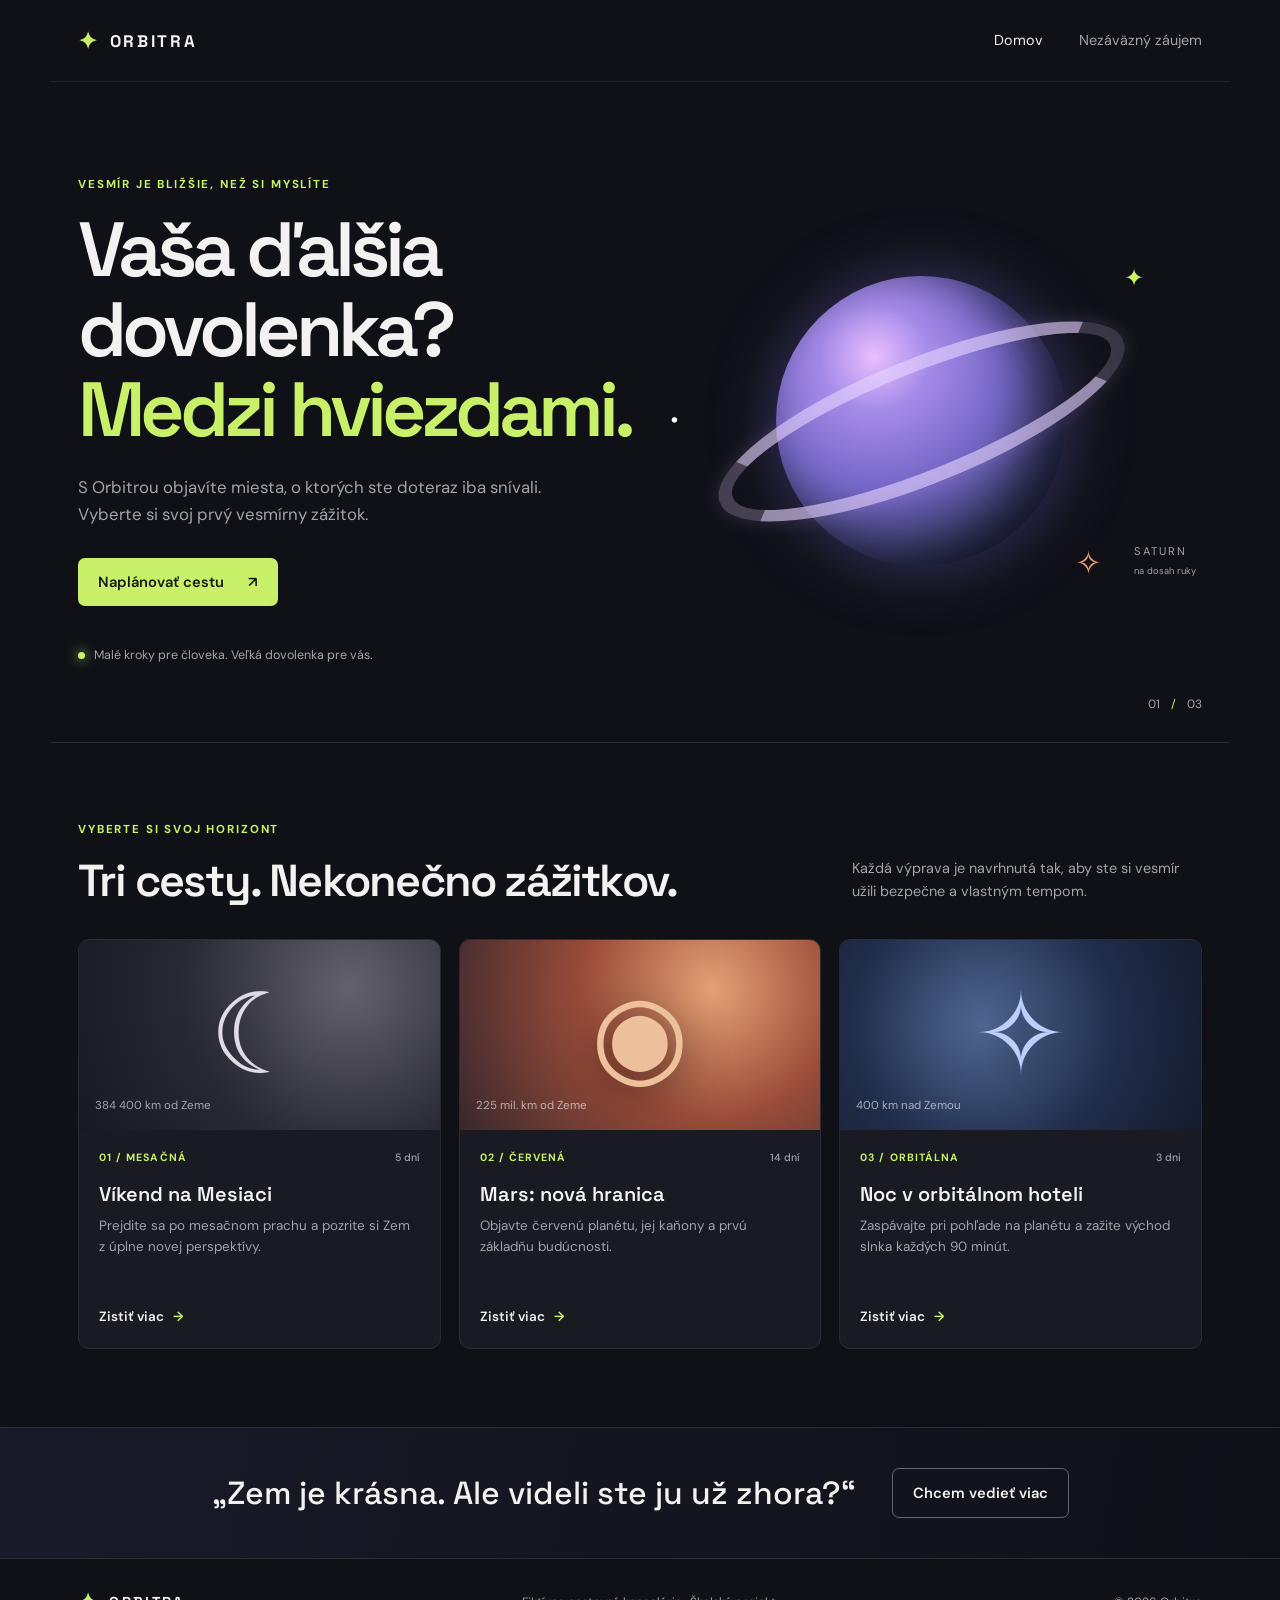
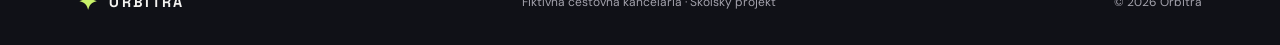
<file: index.html>
<!doctype html>
<html lang="sk">
<head>
  <meta charset="utf-8">
  <meta name="viewport" content="width=device-width, initial-scale=1">
  <meta name="description" content="Orbitra – fiktívna cestovná kancelária, ktorá vás vezme za hranice Zeme.">
  <title>Orbitra — Cesty za hranice Zeme</title>
  <link rel="stylesheet" href="styles.css">
  <script src="script.js" defer></script>
</head>
<body>
  <header class="site-header">
    <a class="brand" href="index.html" aria-label="Orbitra – úvodná stránka"><span class="brand-mark">✦</span> ORBITRA</a>
    <button class="menu-toggle" aria-expanded="false" aria-controls="main-nav">Menu</button>
    <nav id="main-nav" class="main-nav" aria-label="Hlavná navigácia">
      <a class="active" href="index.html">Domov</a>
      <a href="rezervacia.html">Nezáväzný záujem</a>
    </nav>
  </header>
  <main>
    <section class="hero">
      <div class="hero-copy">
        <p class="eyebrow">Vesmír je bližšie, než si myslíte</p>
        <h1>Vaša ďalšia dovolenka?<br><span>Medzi hviezdami.</span></h1>
        <p class="hero-text">S Orbitrou objavíte miesta, o ktorých ste doteraz iba snívali. Vyberte si svoj prvý vesmírny zážitok.</p>
        <a class="button button-primary" href="rezervacia.html">Naplánovať cestu <span aria-hidden="true">↗</span></a>
        <div class="hero-note"><span class="status-dot"></span> Malé kroky pre človeka. Veľká dovolenka pre vás.</div>
      </div>
      <div class="orbit-art" aria-label="Ilustrácia planéty Saturn a hviezd" role="img">
        <div class="star star-one">✦</div><div class="star star-two">·</div><div class="star star-three">✧</div>
        <div class="planet"><div class="planet-glow"></div><div class="planet-ring"></div><div class="planet-core"></div></div>
        <div class="orbit-label">SATURN<br><small>na dosah ruky</small></div>
      </div>
      <div class="hero-index">01 <span>/</span> 03</div>
    </section>

    <section class="section destinations" id="ponuka">
      <div class="section-heading"><div><p class="eyebrow">Vyberte si svoj horizont</p><h2>Tri cesty. Nekonečno zážitkov.</h2></div><p>Každá výprava je navrhnutá tak, aby ste si vesmír užili bezpečne a vlastným tempom.</p></div>
      <div class="trip-grid">
        <article class="trip-card"><div class="trip-visual moon"><span>☾</span><small>384 400 km od Zeme</small></div><div class="trip-info"><div class="trip-meta"><span>01 / MESAČNÁ</span><span>5 dní</span></div><h3>Víkend na Mesiaci</h3><p>Prejdite sa po mesačnom prachu a pozrite si Zem z úplne novej perspektívy.</p><a href="rezervacia.html" class="text-link">Zistiť viac <span>→</span></a></div></article>
        <article class="trip-card"><div class="trip-visual mars"><span>◉</span><small>225 mil. km od Zeme</small></div><div class="trip-info"><div class="trip-meta"><span>02 / ČERVENÁ</span><span>14 dní</span></div><h3>Mars: nová hranica</h3><p>Objavte červenú planétu, jej kaňony a prvú základňu budúcnosti.</p><a href="rezervacia.html" class="text-link">Zistiť viac <span>→</span></a></div></article>
        <article class="trip-card"><div class="trip-visual orbit"><span>✧</span><small>400 km nad Zemou</small></div><div class="trip-info"><div class="trip-meta"><span>03 / ORBITÁLNA</span><span>3 dni</span></div><h3>Noc v orbitálnom hoteli</h3><p>Zaspávajte pri pohľade na planétu a zažite východ slnka každých 90 minút.</p><a href="rezervacia.html" class="text-link">Zistiť viac <span>→</span></a></div></article>
      </div>
    </section>
    <section class="quote-band"><p>„Zem je krásna. Ale videli ste ju už zhora?“</p><a class="button button-outline" href="rezervacia.html">Chcem vedieť viac</a></section>
  </main>
  <footer class="site-footer"><a class="brand" href="index.html"><span class="brand-mark">✦</span> ORBITRA</a><p>Fiktívna cestovná kancelária · Školský projekt</p><p>© <span data-year></span> Orbitra</p></footer>
</body>
</html>
</file>
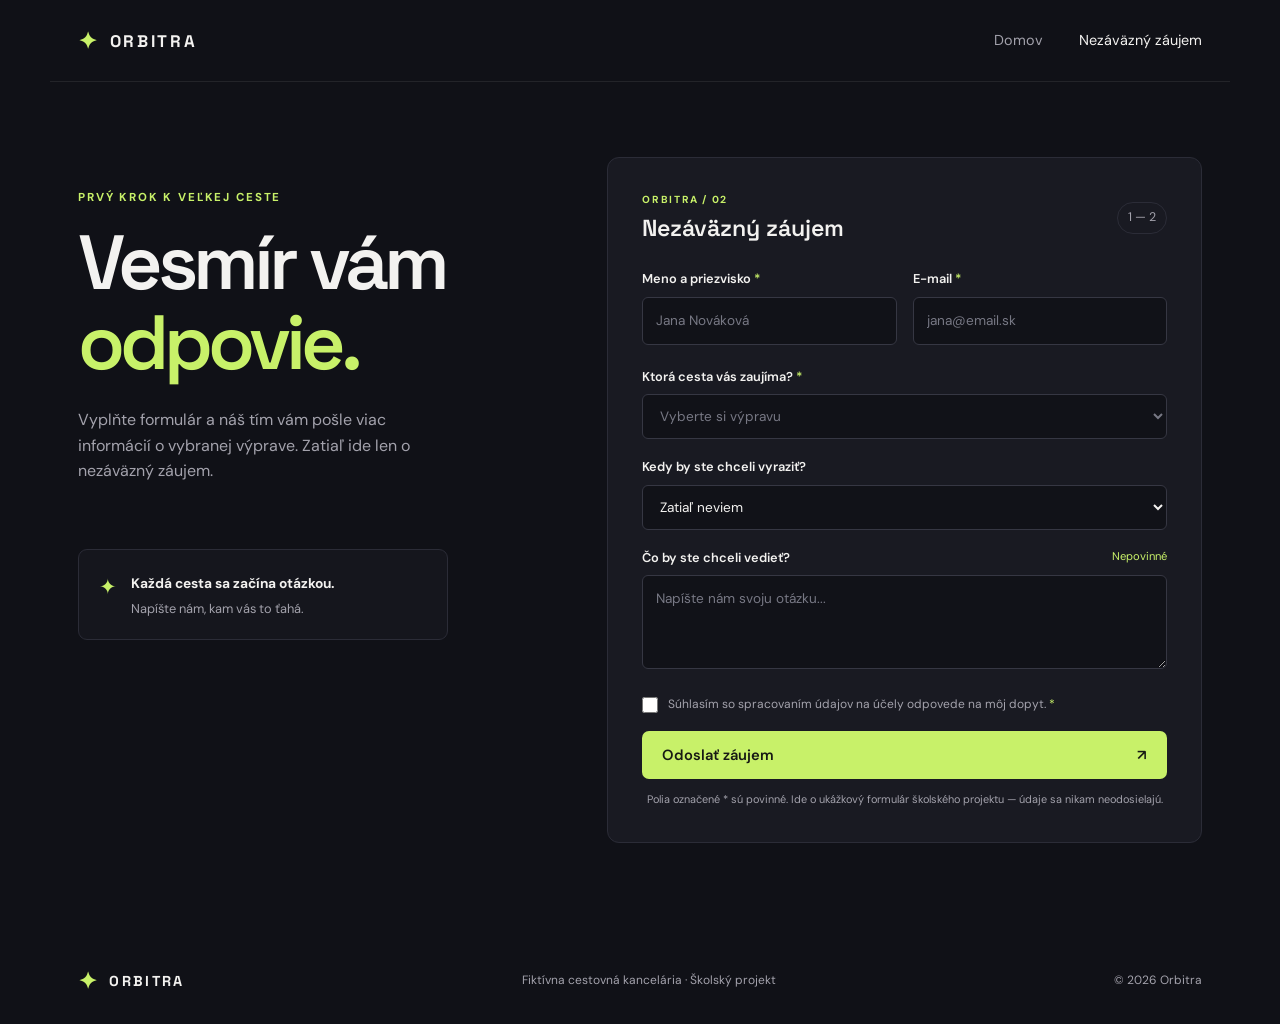
<file: rezervacia.html>
<!doctype html>
<html lang="sk">
<head>
  <meta charset="utf-8">
  <meta name="viewport" content="width=device-width, initial-scale=1">
  <meta name="description" content="Pošlite nezáväzný záujem o cestu do vesmíru s Orbitrou.">
  <title>Nezáväzný záujem — Orbitra</title>
  <link rel="stylesheet" href="styles.css">
  <script src="script.js" defer></script>
</head>
<body>
  <header class="site-header">
    <a class="brand" href="index.html" aria-label="Orbitra – úvodná stránka"><span class="brand-mark">✦</span> ORBITRA</a>
    <button class="menu-toggle" aria-expanded="false" aria-controls="main-nav">Menu</button>
    <nav id="main-nav" class="main-nav" aria-label="Hlavná navigácia"><a href="index.html">Domov</a><a class="active" href="rezervacia.html">Nezáväzný záujem</a></nav>
  </header>
  <main>
    <section class="form-hero"><div class="form-intro"><p class="eyebrow">Prvý krok k veľkej ceste</p><h1>Vesmír vám<br><span>odpovie.</span></h1><p>Vyplňte formulár a náš tím vám pošle viac informácií o vybranej výprave. Zatiaľ ide len o nezáväzný záujem.</p><div class="contact-card"><span class="contact-icon">✦</span><div><strong>Každá cesta sa začína otázkou.</strong><p>Napíšte nám, kam vás to ťahá.</p></div></div></div>
      <div class="form-panel"><div class="form-panel-head"><div><p class="eyebrow">Orbitra / 02</p><h2>Nezáväzný záujem</h2></div><span class="form-step">1 — 2</span></div>
        <form id="interest-form" novalidate>
          <div class="field-row"><div class="field"><label for="name">Meno a priezvisko <span>*</span></label><input id="name" name="name" autocomplete="name" required minlength="2" placeholder="Jana Nováková"><small class="field-error" id="name-error"></small></div>
          <div class="field"><label for="email">E-mail <span>*</span></label><input id="email" name="email" type="email" autocomplete="email" required placeholder="jana@email.sk"><small class="field-error" id="email-error"></small></div></div>
          <div class="field"><label for="trip">Ktorá cesta vás zaujíma? <span>*</span></label><select id="trip" name="trip" required><option value="">Vyberte si výpravu</option><option>Víkend na Mesiaci</option><option>Mars: nová hranica</option><option>Noc v orbitálnom hoteli</option><option>Ešte sa rozhodujem</option></select><small class="field-error" id="trip-error"></small></div>
          <div class="field"><label for="date">Kedy by ste chceli vyraziť?</label><select id="date" name="date"><option value="">Zatiaľ neviem</option><option>Do 2 rokov</option><option>O 2 až 5 rokov</option><option>Keď bude vesmírna dovolenka dostupná</option></select></div>
          <div class="field"><label for="message">Čo by ste chceli vedieť? <span class="optional">Nepovinné</span></label><textarea id="message" name="message" rows="3" placeholder="Napíšte nám svoju otázku..."></textarea></div>
          <label class="checkbox-field"><input id="consent" name="consent" type="checkbox" required><span>Súhlasím so spracovaním údajov na účely odpovede na môj dopyt. <span>*</span></span></label><small class="field-error" id="consent-error"></small>
          <button class="button button-primary submit-button" type="submit">Odoslať záujem <span aria-hidden="true">↗</span></button>
          <p class="form-footnote">Polia označené * sú povinné. Ide o ukážkový formulár školského projektu — údaje sa nikam neodosielajú.</p>
          <div class="success-message" id="success-message" role="status" aria-live="polite" hidden></div>
        </form>
      </div>
    </section>
  </main>
  <footer class="site-footer"><a class="brand" href="index.html"><span class="brand-mark">✦</span> ORBITRA</a><p>Fiktívna cestovná kancelária · Školský projekt</p><p>© <span data-year></span> Orbitra</p></footer>
</body>
</html>
</file>
<file: styles.css>
@import url('https://fonts.googleapis.com/css2?family=DM+Sans:wght@400;500;600;700&family=Space+Grotesk:wght@400;500;600;700&display=swap');
:root{--ink:#f3f2f0;--muted:#a3a2ac;--bg:#101117;--panel:#191a22;--line:#2b2c37;--accent:#c8f169;--purple:#8778ff;--orange:#f19b6b;--max:1180px}*{box-sizing:border-box}html{scroll-behavior:smooth}body{margin:0;background:var(--bg);color:var(--ink);font-family:'DM Sans',sans-serif;line-height:1.6}a{color:inherit;text-decoration:none}.site-header{height:82px;max-width:var(--max);margin:auto;padding:0 28px;display:flex;align-items:center;justify-content:space-between;border-bottom:1px solid rgba(255,255,255,.08)}.brand{font:700 1.05rem 'Space Grotesk',sans-serif;letter-spacing:.16em;display:inline-flex;gap:10px;align-items:center}.brand-mark{color:var(--accent);font-size:1.45rem}.main-nav{display:flex;gap:36px;color:var(--muted);font-size:.9rem}.main-nav a{transition:color .2s}.main-nav a:hover,.main-nav a.active{color:var(--ink)}.menu-toggle{display:none;background:none;border:1px solid var(--line);color:var(--ink);padding:8px 12px;border-radius:7px}.hero{max-width:var(--max);min-height:590px;margin:auto;padding:94px 28px 76px;position:relative;display:grid;grid-template-columns:1fr 1fr;align-items:center;overflow:hidden}.hero-copy{position:relative;z-index:1}.eyebrow{color:var(--accent);text-transform:uppercase;font-size:.72rem;font-weight:700;letter-spacing:.16em;margin:0 0 16px}.hero h1,.form-intro h1{font:600 clamp(2.8rem,6vw,5.2rem)/1.04 'Space Grotesk',sans-serif;letter-spacing:-.065em;margin:0 0 24px}.hero h1 span,.form-intro h1 span{color:var(--accent)}.hero-text{max-width:480px;color:var(--muted);font-size:1.05rem;margin:0 0 30px}.button{font:600 .92rem 'DM Sans',sans-serif;display:inline-flex;align-items:center;gap:24px;padding:14px 20px;border-radius:7px;transition:transform .2s,background .2s}.button:hover{transform:translateY(-2px)}.button-primary{background:var(--accent);color:#171914}.button-primary:hover{background:#d8ff83}.hero-note{margin-top:40px;color:var(--muted);font-size:.78rem;display:flex;align-items:center;gap:9px}.status-dot{width:7px;height:7px;background:var(--accent);border-radius:50%;box-shadow:0 0 12px var(--accent)}.orbit-art{height:420px;position:relative;display:grid;place-items:center}.planet{width:min(290px,63vw);height:min(290px,63vw);position:relative;display:grid;place-items:center}.planet-glow{position:absolute;inset:-40px;border-radius:50%;background:radial-gradient(circle,rgba(135,120,255,.24),transparent 68%)}.planet-core{width:100%;height:100%;border-radius:50%;background:radial-gradient(circle at 34% 28%,#e9bfff 0,#a58be9 19%,#7567c7 46%,#33395e 78%,#202338 100%);box-shadow:inset -24px -15px 50px rgba(8,9,18,.7),0 0 70px rgba(135,120,255,.25);z-index:1}.planet-ring{position:absolute;width:150%;height:43%;border:14px solid rgba(229,211,255,.62);border-left-color:rgba(229,211,255,.25);border-right-color:rgba(229,211,255,.2);border-radius:50%;transform:rotate(-22deg);z-index:2;box-shadow:0 0 20px rgba(204,180,255,.16)}.star{position:absolute;color:var(--accent);z-index:3}.star-one{top:48px;right:58px;font-size:1.5rem}.star-two{left:30px;top:170px;font-size:3rem;color:#fff}.star-three{right:100px;bottom:42px;font-size:2rem;color:var(--orange)}.orbit-label{position:absolute;right:1%;bottom:12%;font-size:.7rem;letter-spacing:.17em;line-height:1.7;color:var(--muted)}.orbit-label small{letter-spacing:0;text-transform:none}.hero-index{position:absolute;bottom:28px;right:28px;color:var(--muted);font-size:.75rem}.hero-index span{color:var(--accent);padding:0 8px}.section{max-width:var(--max);margin:auto;padding:78px 28px}.destinations{border-top:1px solid var(--line)}.section-heading{display:flex;justify-content:space-between;align-items:end;gap:40px;margin-bottom:32px}.section-heading h2{font:600 clamp(1.8rem,3.5vw,2.8rem)/1.15 'Space Grotesk',sans-serif;letter-spacing:-.04em;margin:0}.section-heading>p{color:var(--muted);max-width:350px;font-size:.9rem;margin:0 0 4px}.trip-grid{display:grid;grid-template-columns:repeat(3,1fr);gap:18px}.trip-card{border:1px solid var(--line);border-radius:11px;overflow:hidden;background:var(--panel);transition:transform .25s,border-color .25s}.trip-card:hover{transform:translateY(-5px);border-color:#595b6c}.trip-visual{height:190px;display:flex;align-items:center;justify-content:center;position:relative;overflow:hidden}.trip-visual span{font-size:7rem;line-height:1;filter:drop-shadow(0 10px 24px #0007)}.trip-visual small{position:absolute;bottom:14px;left:16px;color:#fff9;font-size:.72rem}.moon{background:radial-gradient(circle at 75% 25%,#62616d,#292934 55%,#171820)}.moon span{color:#dedbe4}.mars{background:radial-gradient(circle at 70% 26%,#e5a075,#994c39 45%,#38272d)}.mars span{color:#edc19c}.orbit{background:radial-gradient(circle at 40% 45%,#526994,#202d4b 55%,#151b2c)}.orbit span{color:#bdcffb}.trip-info{padding:20px}.trip-meta{display:flex;justify-content:space-between;color:var(--accent);font-size:.66rem;font-weight:700;letter-spacing:.1em}.trip-meta span+span{color:var(--muted);font-weight:500;letter-spacing:0}.trip-info h3{font:600 1.25rem 'Space Grotesk',sans-serif;margin:14px 0 8px}.trip-info p{color:var(--muted);font-size:.84rem;min-height:68px;margin:0 0 20px}.text-link{font-weight:600;font-size:.84rem}.text-link span{color:var(--accent);margin-left:6px}.quote-band{border-top:1px solid var(--line);border-bottom:1px solid var(--line);padding:40px 28px;display:flex;align-items:center;justify-content:center;gap:36px;background:linear-gradient(100deg,rgba(135,120,255,.08),transparent)}.quote-band p{font:500 clamp(1.2rem,3vw,2rem) 'Space Grotesk',sans-serif;margin:0}.button-outline{border:1px solid #656572}.button-outline:hover{border-color:var(--accent)}.site-footer{max-width:var(--max);margin:auto;padding:28px;display:flex;align-items:center;justify-content:space-between;color:var(--muted);font-size:.75rem}.site-footer .brand{color:var(--ink);font-size:.9rem}.site-footer p{margin:0}.form-hero{max-width:var(--max);margin:auto;padding:75px 28px 95px;display:grid;grid-template-columns:.85fr 1.15fr;gap:8%;align-items:start}.form-intro{position:sticky;top:40px;padding-top:32px}.form-intro>p:not(.eyebrow){max-width:380px;color:var(--muted);margin:0}.contact-card{margin-top:65px;padding:20px;border:1px solid var(--line);border-radius:9px;display:flex;gap:14px;align-items:flex-start;max-width:370px;background:#15161d}.contact-icon{color:var(--accent);font-size:1.3rem}.contact-card strong{font-size:.86rem}.contact-card p{margin:3px 0 0;color:var(--muted);font-size:.8rem}.form-panel{background:var(--panel);border:1px solid var(--line);border-radius:12px;padding:34px}.form-panel-head{display:flex;align-items:center;justify-content:space-between;margin-bottom:26px}.form-panel-head .eyebrow{font-size:.64rem;margin-bottom:5px}.form-panel h2{font:600 1.45rem 'Space Grotesk',sans-serif;margin:0}.form-step{color:var(--muted);font-size:.78rem;border:1px solid var(--line);border-radius:99px;padding:5px 10px}.field-row{display:grid;grid-template-columns:1fr 1fr;gap:16px}.field{margin-bottom:18px}.field label{display:block;font-size:.8rem;font-weight:600;margin-bottom:7px}.field label>span:first-child,.checkbox-field span span{color:var(--accent)}.optional{float:right;color:var(--muted);font-size:.7rem;font-weight:400}input,select,textarea{width:100%;padding:12px 13px;background:#111218;border:1px solid #363743;border-radius:6px;color:var(--ink);font:inherit;font-size:.85rem;outline:none;transition:border .2s}input:focus,select:focus,textarea:focus{border-color:var(--accent)}input::placeholder,textarea::placeholder{color:#777884}select:invalid{color:#777884}select option{color:var(--ink)}textarea{resize:vertical;min-height:94px}.checkbox-field{display:flex;align-items:flex-start;gap:10px;font-size:.75rem;color:var(--muted);line-height:1.5;margin:3px 0 6px}.checkbox-field input{width:16px;height:16px;margin:2px 0 0;accent-color:var(--accent);flex:none}.field-error{display:block;min-height:0;color:#ff9d9d;font-size:.7rem;margin-top:4px}.field-error:not(:empty){min-height:1em}.invalid{border-color:#ff7777!important}.submit-button{width:100%;justify-content:space-between;margin-top:12px;border:0;cursor:pointer}.form-footnote{font-size:.68rem;color:var(--muted);text-align:center;margin:12px 0 0}.success-message{margin-top:16px;padding:13px 15px;background:#27331b;border:1px solid #587234;color:#e2f9bc;border-radius:7px;font-size:.85rem}.success-message[hidden]{display:none}@media(max-width:760px){.site-header{height:70px}.menu-toggle{display:block}.main-nav{display:none;position:absolute;top:69px;left:0;right:0;z-index:10;background:#171820;padding:18px 28px;border-bottom:1px solid var(--line);flex-direction:column;gap:14px}.main-nav.open{display:flex}.hero{grid-template-columns:1fr;padding-top:70px;min-height:auto}.hero-copy{max-width:600px}.orbit-art{height:320px;margin-top:20px}.planet{width:230px;height:230px}.hero-index{bottom:18px}.section{padding-top:55px;padding-bottom:55px}.section-heading{align-items:start;flex-direction:column;gap:14px}.trip-grid{grid-template-columns:1fr;max-width:520px}.trip-visual{height:220px}.trip-info p{min-height:0}.quote-band{flex-direction:column;text-align:center;gap:20px}.form-hero{grid-template-columns:1fr;gap:35px;padding-top:35px}.form-intro{position:static;padding-top:0}.contact-card{display:none}.form-panel{padding:25px}.site-footer{flex-wrap:wrap;gap:15px}.site-footer p:first-of-type{order:3;width:100%}}@media(max-width:480px){.hero{padding-left:20px;padding-right:20px}.hero h1,.form-intro h1{font-size:2.8rem}.section,.form-hero{padding-left:20px;padding-right:20px}.field-row{grid-template-columns:1fr;gap:0}.form-panel{padding:20px 16px}.orbit-art{height:270px}.planet{width:190px;height:190px}.site-footer{padding:24px 20px}.site-footer p:last-child{margin-left:auto}}
</file>
